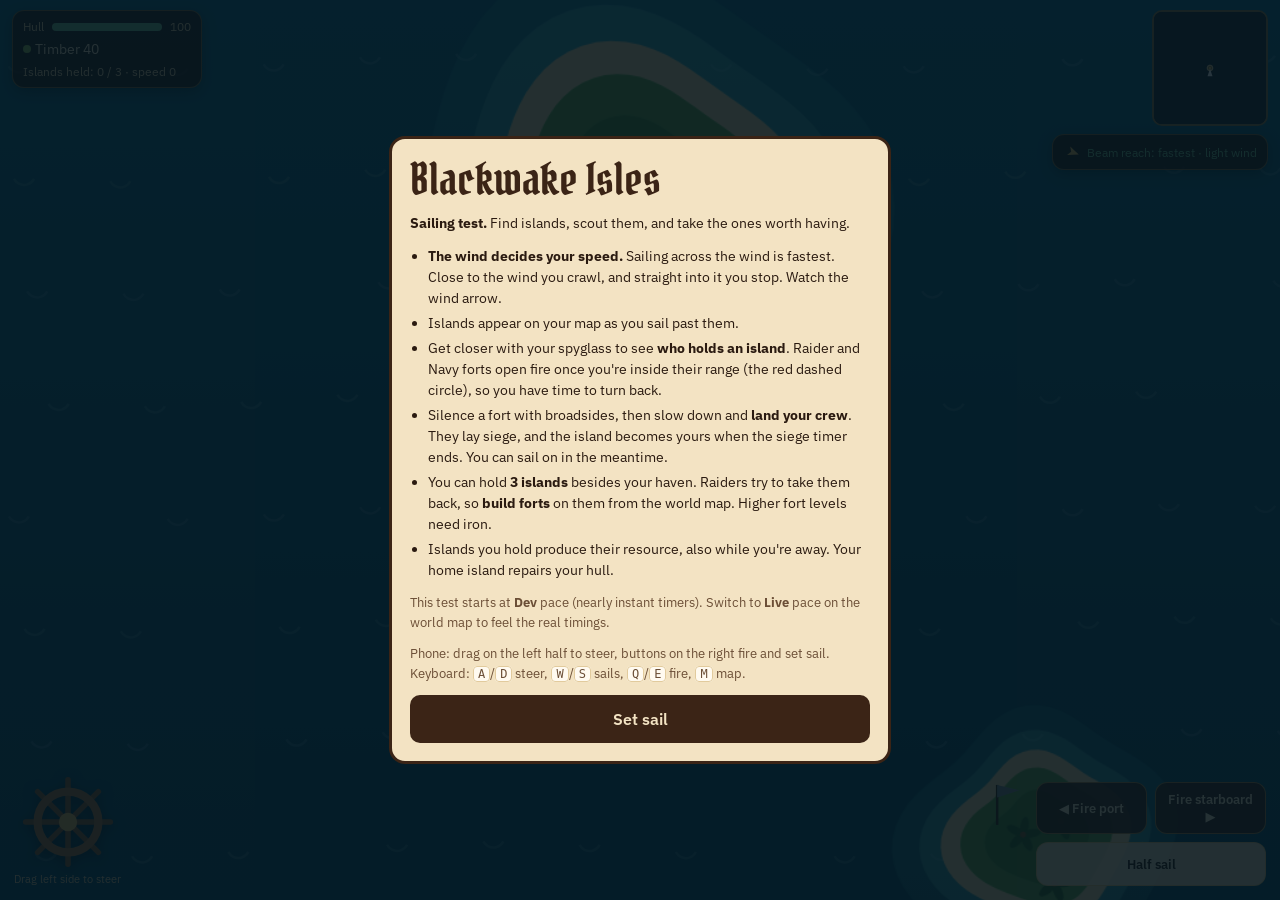
<file: prototypes/sailing/index.html>
<!doctype html>
<html lang="en">
<head>
<meta charset="utf-8">
<meta name="viewport" content="width=device-width, initial-scale=1, viewport-fit=cover">
</head>
<body>
<title>Blackwake Sailing Test</title>
<meta name="claude:viewport-fit-sides" content="cover">
<link rel="preconnect" href="https://fonts.googleapis.com">
<link rel="preconnect" href="https://fonts.gstatic.com" crossorigin>
<link rel="stylesheet" href="https://fonts.googleapis.com/css2?family=Pirata+One&family=IBM+Plex+Sans:wght@400;600&display=swap">
<style>
  /* Layout: full-screen sea (canvas) with a thin wooden HUD on top, steering on the
     left thumb, cannons and sails on the right thumb. One deliberate night-sea look. */
  :root {
    --sea: #0b5d7a;
    --deep: #06344a;
    --wood: #3b2416;
    --wood-2: #5c3a22;
    --parch: #f3e3c3;
    --parch-2: #e2cb9d;
    --ink: #2a1a10;
    --gold: #e7b65c;
    --raiders: #e0503f;
    --navy: #4a8ae8;
    --free: #f3e3c3;
    --ok: #74c792;
    --font-display: "Pirata One", Georgia, serif;
    --font-body: "IBM Plex Sans", system-ui, -apple-system, "Segoe UI", sans-serif;
    color-scheme: dark;
  }
  html, body { height: 100%; }
  body {
    margin: 0; overflow: hidden; background: var(--deep); color: var(--parch);
    font-family: var(--font-body); font-size: 14px;
    -webkit-user-select: none; user-select: none; touch-action: none;
    -webkit-tap-highlight-color: transparent;
  }
  #sea { position: fixed; inset: 0; width: 100%; height: 100%; display: block; }
  button { font-family: var(--font-body); cursor: pointer; }
  button:focus-visible { outline: 2px solid var(--gold); outline-offset: 2px; }

  /* ---------- HUD ---------- */
  .top {
    position: fixed; left: 0; right: 0; top: 0; pointer-events: none;
    padding: calc(env(safe-area-inset-top, 0px) + 10px) max(12px, env(safe-area-inset-right, 0px)) 0 max(12px, env(safe-area-inset-left, 0px));
    display: flex; justify-content: space-between; align-items: flex-start; gap: 10px;
  }
  .panel {
    background: rgba(43, 26, 15, 0.86); border: 1px solid rgba(231, 182, 92, 0.45);
    border-radius: 12px; padding: 8px 10px; pointer-events: auto;
    box-shadow: 0 4px 14px rgba(0, 0, 0, 0.35);
  }
  .status { display: flex; flex-direction: column; gap: 6px; min-width: 0; max-width: 62vw; }
  .hull { display: flex; align-items: center; gap: 8px; font-size: 12px; color: var(--parch-2); }
  .hull-bar { width: 110px; height: 8px; border-radius: 4px; background: rgba(255,255,255,0.12); overflow: hidden; }
  .hull-bar i { display: block; height: 100%; width: 100%; background: var(--ok); transition: width 0.2s; }
  .stores { display: flex; flex-wrap: wrap; gap: 4px 10px; font-variant-numeric: tabular-nums; }
  .stores span { display: inline-flex; align-items: center; gap: 4px; }
  .stores b { width: 8px; height: 8px; border-radius: 50%; display: inline-block; }
  .side { display: flex; flex-direction: column; align-items: flex-end; gap: 8px; }
  #mini { width: 112px; height: 112px; border-radius: 10px; display: block; border: 2px solid rgba(231, 182, 92, 0.6); background: #10202a; pointer-events: auto; cursor: pointer; }
  .wind { display: flex; align-items: center; gap: 6px; font-size: 12px; color: var(--parch-2); }
  #windArrow { width: 18px; height: 18px; transition: transform 0.4s; }

  #banner {
    position: fixed; left: 50%; transform: translateX(-50%);
    top: calc(env(safe-area-inset-top, 0px) + 192px);
    max-width: min(92vw, 460px); text-align: center; pointer-events: none;
    padding: 8px 14px; border-radius: 10px; font-weight: 600; line-height: 1.35;
    background: rgba(43, 26, 15, 0.88); border: 1px solid rgba(231,182,92,0.45);
    opacity: 0; transition: opacity 0.25s;
  }
  #banner.show { opacity: 1; }
  #banner.danger { border-color: var(--raiders); color: #ffd9d3; }
  #toast {
    position: fixed; left: 50%; transform: translateX(-50%);
    top: 44%;
    font-family: var(--font-display); font-size: 28px; color: var(--gold);
    text-shadow: 0 2px 8px rgba(0,0,0,0.6); pointer-events: none; text-align: center;
    width: 92vw; opacity: 0; transition: opacity 0.3s;
  }
  #toast.show { opacity: 1; }

  /* ---------- controls ---------- */
  .controls {
    position: fixed; left: 0; right: 0; bottom: 0; pointer-events: none;
    padding: 0 max(14px, env(safe-area-inset-right, 0px)) calc(env(safe-area-inset-bottom, 0px) + 14px) max(14px, env(safe-area-inset-left, 0px));
    display: flex; justify-content: space-between; align-items: flex-end;
  }
  .helm { display: flex; flex-direction: column; align-items: center; gap: 4px; color: var(--parch-2); font-size: 11px; }
  #wheel { width: 92px; height: 92px; transition: transform 0.08s; filter: drop-shadow(0 3px 6px rgba(0,0,0,0.5)); }
  .guns { display: grid; grid-template-columns: 1fr 1fr; gap: 8px; pointer-events: auto; width: min(52vw, 230px); }
  .guns button {
    border: 1px solid rgba(231,182,92,0.6); border-radius: 12px; min-height: 52px;
    background: rgba(59, 36, 22, 0.92); color: var(--parch); font-weight: 600; font-size: 13px;
    position: relative; overflow: hidden;
  }
  .guns button .cd { position: absolute; left: 0; bottom: 0; height: 4px; background: var(--gold); width: 0; }
  .guns button:active { background: var(--wood-2); }
  #sailBtn { grid-column: 1 / -1; min-height: 44px; background: rgba(243, 227, 195, 0.92); color: var(--ink); }
  #captureBtn {
    position: fixed; left: 50%; transform: translateX(-50%);
    bottom: calc(env(safe-area-inset-bottom, 0px) + 150px);
    display: none; pointer-events: auto; border: 2px solid var(--gold); border-radius: 14px;
    background: var(--gold); color: var(--ink); font-weight: 700; font-size: 16px;
    padding: 12px 22px; min-width: 220px; position: fixed; overflow: hidden;
  }
  #captureBtn .fill { position: absolute; inset: 0 auto 0 0; background: rgba(255,255,255,0.45); width: 0; }
  #captureBtn span { position: relative; }

  /* ---------- overlays ---------- */
  .overlay {
    position: fixed; inset: 0; background: rgba(4, 20, 30, 0.86); display: none;
    align-items: center; justify-content: center; z-index: 5;
    padding: calc(env(safe-area-inset-top, 0px) + 16px) max(16px, env(safe-area-inset-right, 0px)) calc(env(safe-area-inset-bottom, 0px) + 16px) max(16px, env(safe-area-inset-left, 0px));
  }
  .overlay.show { display: flex; }
  .card {
    background: var(--parch); color: var(--ink); border: 3px solid var(--wood);
    border-radius: 16px; padding: 18px; width: min(100%, 460px); max-height: 100%; overflow-y: auto;
    display: flex; flex-direction: column; gap: 12px; user-select: text;
  }
  .card h1, .card h2 { font-family: var(--font-display); font-weight: 400; margin: 0; line-height: 1; color: var(--wood); }
  .card h1 { font-size: 44px; }
  .card h2 { font-size: 30px; }
  .card p { margin: 0; line-height: 1.5; }
  .card ul { margin: 0; padding-left: 18px; line-height: 1.5; display: flex; flex-direction: column; gap: 4px; }
  .primary { border: 0; border-radius: 10px; background: var(--wood); color: var(--parch); font-weight: 600; font-size: 16px; min-height: 48px; }
  .secondary { border: 1px solid var(--wood); border-radius: 10px; background: transparent; color: var(--wood); font-weight: 600; min-height: 42px; padding: 0 12px; }
  #mapCanvas { width: 100%; aspect-ratio: 1; display: block; border-radius: 10px; border: 2px solid var(--wood); background: #10202a; touch-action: none; }
  .legend { display: flex; flex-wrap: wrap; gap: 6px 14px; font-size: 13px; }
  .legend span { display: inline-flex; align-items: center; gap: 6px; }
  .legend i { width: 12px; height: 12px; border-radius: 3px; display: inline-block; border: 1px solid rgba(0,0,0,0.3); }
  .seedrow { display: flex; gap: 8px; }
  .seedrow input { flex: 1; min-width: 0; font: inherit; padding: 8px 10px; border-radius: 8px; border: 1px solid var(--wood); background: #fffaf0; color: var(--ink); }
  .row { display: flex; gap: 8px; flex-wrap: wrap; }
  .row > * { flex: 1; }
  .muted { color: #6b4e36; font-size: 13px; }
  .card h3 { font-family: var(--font-display); font-weight: 400; font-size: 24px; margin: 4px 0 0; color: var(--wood); }
  .paces { display: flex; gap: 8px; }
  .paces button { flex: 1; }
  .paces button[aria-pressed="true"] { background: var(--wood); color: var(--parch); }
  .isl { display: flex; gap: 10px; align-items: center; justify-content: space-between; padding: 8px 0; border-top: 1px solid var(--parch-2); }
  .isl:first-child { border-top: 0; }
  .isl div { min-width: 0; }
  .isl b { font-weight: 600; }
  .isl button { flex: none; max-width: 48%; min-height: 40px; }
  .isl button:disabled { opacity: 0.5; cursor: default; }
  #heldText { font-size: 12px; color: var(--parch-2); }
  kbd { font-family: ui-monospace, Menlo, monospace; font-size: 12px; background: #fffaf0; border: 1px solid var(--parch-2); border-radius: 4px; padding: 0 4px; }

  @media (prefers-reduced-motion: reduce) {
    #banner, #toast, .hull-bar i, #windArrow { transition: none; }
  }
</style>

<canvas id="sea" aria-label="The sea around your ship"></canvas>

<div class="top">
  <div class="panel status" aria-live="polite">
    <div class="hull">Hull <span class="hull-bar"><i id="hullFill"></i></span> <span id="hullText">100</span></div>
    <div class="stores" id="stores"></div>
    <div id="heldText"></div>
  </div>
  <div class="side">
    <canvas id="mini" width="224" height="224" aria-label="Minimap. Tap to open the world map." role="button" tabindex="0"></canvas>
    <div class="panel wind">
      <svg id="windArrow" viewBox="0 0 20 20" aria-hidden="true"><path d="M10 2 L15 14 L10 11 L5 14 Z" fill="#e7b65c"/></svg>
      <span id="windText">Wind</span>
    </div>
  </div>
</div>

<div id="banner" role="status"></div>
<div id="toast" aria-live="assertive"></div>

<button id="captureBtn" type="button"><span class="fill"></span><span id="captureText">Capture</span></button>

<div class="controls">
  <div class="helm">
    <svg id="wheel" viewBox="0 0 100 100" aria-hidden="true">
      <g stroke="#8a5a32" stroke-width="6" stroke-linecap="round">
        <line x1="50" y1="4" x2="50" y2="96"/><line x1="4" y1="50" x2="96" y2="50"/>
        <line x1="17" y1="17" x2="83" y2="83"/><line x1="83" y1="17" x2="17" y2="83"/>
      </g>
      <circle cx="50" cy="50" r="33" fill="none" stroke="#a8743f" stroke-width="9"/>
      <circle cx="50" cy="50" r="10" fill="#e7b65c"/>
    </svg>
    <span>Drag left side to steer</span>
  </div>
  <div class="guns">
    <button id="firePort" type="button">◀ Fire port<span class="cd"></span></button>
    <button id="fireStar" type="button">Fire starboard ▶<span class="cd"></span></button>
    <button id="sailBtn" type="button">Half sail</button>
  </div>
</div>

<div class="overlay show" id="intro">
  <div class="card">
    <h1>Blackwake Isles</h1>
    <p><b>Sailing test.</b> Find islands, scout them, and take the ones worth having.</p>
    <ul>
      <li><b>The wind decides your speed.</b> Sailing across the wind is fastest. Close to the wind you crawl, and straight into it you stop. Watch the wind arrow.</li>
      <li>Islands appear on your map as you sail past them.</li>
      <li>Get closer with your spyglass to see <b>who holds an island</b>. Raider and Navy forts open fire once you're inside their range (the red dashed circle), so you have time to turn back.</li>
      <li>Silence a fort with broadsides, then slow down and <b>land your crew</b>. They lay siege, and the island becomes yours when the siege timer ends. You can sail on in the meantime.</li>
      <li>You can hold <b>3 islands</b> besides your haven. Raiders try to take them back, so <b>build forts</b> on them from the world map. Higher fort levels need iron.</li>
      <li>Islands you hold produce their resource, also while you're away. Your home island repairs your hull.</li>
    </ul>
    <p class="muted">This test starts at <b>Dev</b> pace (nearly instant timers). Switch to <b>Live</b> pace on the world map to feel the real timings.</p>
    <p class="muted">Phone: drag on the left half to steer, buttons on the right fire and set sail. Keyboard: <kbd>A</kbd>/<kbd>D</kbd> steer, <kbd>W</kbd>/<kbd>S</kbd> sails, <kbd>Q</kbd>/<kbd>E</kbd> fire, <kbd>M</kbd> map.</p>
    <button class="primary" id="startBtn" type="button">Set sail</button>
  </div>
</div>

<div class="overlay" id="mapOverlay">
  <div class="card">
    <div class="row" style="align-items:center">
      <h2 style="flex:3">World map</h2>
      <button class="secondary" id="closeMap" type="button" style="flex:1">Close</button>
    </div>
    <canvas id="mapCanvas" width="720" height="720" aria-label="World map. Tap to set a course."></canvas>
    <p class="muted">Tap the map to set a course. An arrow then points the way.</p>
    <div class="legend">
      <span><i style="background:#e7b65c"></i>Yours</span>
      <span><i style="background:#f3e3c3"></i>Unclaimed</span>
      <span><i style="background:#e0503f"></i>Black Tide Raiders</span>
      <span><i style="background:#4a8ae8"></i>Crown Navy</span>
      <span><i style="background:#7b8a90"></i>Not scouted yet</span>
    </div>
    <p id="mapStats" class="muted"></p>
    <h3>Your islands</h3>
    <div id="myIslands"></div>
    <h3>World pace</h3>
    <div class="paces">
      <button class="secondary" type="button" data-pace="dev" aria-pressed="true">Dev (nearly instant)</button>
      <button class="secondary" type="button" data-pace="live" aria-pressed="false">Live</button>
    </div>
    <p class="muted" id="paceNote"></p>
    <label class="muted" for="seedInput">World seed: the same seed always makes the same world.</label>
    <div class="seedrow">
      <input id="seedInput" type="text" maxlength="32" autocomplete="off" spellcheck="false">
      <button class="secondary" id="newWorld" type="button">Sail there</button>
    </div>
    <button class="secondary" id="resetWorld" type="button">Start this world over</button>
  </div>
</div>

<script>
(() => {
  'use strict';

  const TAU = Math.PI * 2;
  const $ = (s) => document.querySelector(s);
  const clamp = (v, a, b) => Math.max(a, Math.min(b, v));
  const dist = (ax, ay, bx, by) => Math.hypot(ax - bx, ay - by);
  const angDiff = (a, b) => Math.atan2(Math.sin(a - b), Math.cos(a - b));

  const storage = {
    get(k) { try { return localStorage.getItem(k); } catch (e) { return null; } },
    set(k, v) { try { localStorage.setItem(k, v); } catch (e) { /* storage unavailable */ } },
    remove(k) { try { localStorage.removeItem(k); } catch (e) { /* ignore */ } },
  };

  // =================================================================
  // Seeded randomness: the same seed text always gives the same world.
  // =================================================================

  function hashString(s) {
    let h = 1779033703 ^ s.length;
    for (let i = 0; i < s.length; i++) {
      h = Math.imul(h ^ s.charCodeAt(i), 3432918353);
      h = (h << 13) | (h >>> 19);
    }
    h = Math.imul(h ^ (h >>> 16), 2246822507);
    h = Math.imul(h ^ (h >>> 13), 3266489909);
    return (h ^= h >>> 16) >>> 0;
  }

  function mulberry32(a) {
    return function () {
      a |= 0; a = (a + 0x6d2b79f5) | 0;
      let t = Math.imul(a ^ (a >>> 15), 1 | a);
      t = (t + Math.imul(t ^ (t >>> 7), 61 | t)) ^ t;
      return ((t ^ (t >>> 14)) >>> 0) / 4294967296;
    };
  }

  // =================================================================
  // World generation
  // =================================================================

  const WORLD = 4200;           // world is WORLD × WORLD units
  const CELL = 150;             // fog-of-war cell size
  const COLS = Math.ceil(WORLD / CELL);
  const SIGHT = 760;            // islands become visible (silhouette)
  const SPYGLASS = 560;         // + island radius: owner becomes known
  const RESOURCES = {
    timber: { label: 'Timber', color: '#8fbf5a' },
    rum: { label: 'Rum', color: '#d0913f' },
    spice: { label: 'Spice', color: '#e06a43' },
    iron: { label: 'Iron', color: '#a9b4bd' },
    silk: { label: 'Silk', color: '#d8a8e6' },
  };
  const OWNERS = {
    you: { name: 'You', color: '#e7b65c' },
    free: { name: 'Unclaimed', color: '#f3e3c3' },
    raiders: { name: 'Black Tide Raiders', color: '#e0503f' },
    navy: { name: 'Crown Navy', color: '#4a8ae8' },
  };
  const hostile = (o) => o === 'raiders' || o === 'navy';
  const fortRange = (isl) => 240 + isl.strength * 30;

  const NAME_A = ['Skull', 'Rum', 'Gull', 'Shark', 'Coral', 'Bone', 'Mist', 'Storm', 'Parrot', 'Cutlass',
    'Kraken', 'Salt', 'Amber', 'Ghost', 'Widow', 'Lantern', 'Hangman', 'Tortuga', 'Doubloon', 'Siren', 'Driftwood', 'Cannon'];
  const NAME_B = ['Cay', 'Key', 'Reef', 'Isle', 'Rock', 'Atoll', 'Point', 'Shoals', 'Island', 'Bluff'];

  function generateWorld(seed) {
    const rnd = mulberry32(hashString(seed));
    const pick = (arr) => arr[Math.floor(rnd() * arr.length)];
    const used = new Set();
    const islands = [];

    function islandName() {
      for (let i = 0; i < 60; i++) {
        const n = pick(NAME_A) + ' ' + pick(NAME_B);
        if (!used.has(n)) { used.add(n); return n; }
      }
      return 'Nameless Isle ' + islands.length;
    }

    function make(x, y, r, owner, res, strength, home) {
      const harmonics = [];
      for (let k = 2; k <= 5; k++) harmonics.push({ k, a: (rnd() * 0.17) / (k * 0.5), p: rnd() * TAU });
      const fa = rnd() * TAU;
      const palms = [];
      const n = Math.round(r / 16);
      for (let i = 0; i < n; i++) {
        const a = rnd() * TAU, d = Math.sqrt(rnd()) * r * 0.58;
        palms.push({ x: Math.cos(a) * d, y: Math.sin(a) * d, s: 0.7 + rnd() * 0.6 });
      }
      const maxHp = strength * 70;
      return {
        id: islands.length, name: home ? 'Blackwake Haven' : islandName(),
        x, y, r, shape: harmonics, owner, res, strength, home: !!home,
        fort: { x: x + Math.cos(fa) * r * 0.5, y: y + Math.sin(fa) * r * 0.5, maxHp, hp: maxHp, reload: 1 },
        palms, seen: !!home, scouted: !!home,
      };
    }

    islands.push(make(WORLD / 2, WORLD / 2, 125, 'you', 'timber', 0, true));
    let tries = 0;
    while (islands.length < 34 && tries < 6000) {
      tries++;
      const r = 55 + rnd() * 95;
      const x = 280 + rnd() * (WORLD - 560);
      const y = 280 + rnd() * (WORLD - 560);
      if (!islands.every((o) => dist(o.x, o.y, x, y) > o.r + r + 300)) continue;
      const d = dist(x, y, WORLD / 2, WORLD / 2);
      const roll = rnd();
      // Safer waters near home: mostly unclaimed islands and weak raiders.
      let owner;
      if (d < 1100) owner = roll < 0.7 ? 'free' : 'raiders';
      else owner = roll < 0.25 ? 'free' : roll < 0.75 ? 'raiders' : 'navy';
      const strength = owner === 'raiders' ? 1 + (rnd() < 0.4 ? 1 : 0)
        : owner === 'navy' ? 2 + (rnd() < 0.5 ? 1 : 0) : 0;
      const rr = rnd();
      const res = rr < 0.3 ? 'timber' : rr < 0.48 ? 'rum' : rr < 0.66 ? 'spice' : rr < 0.84 ? 'iron' : 'silk';
      islands.push(make(x, y, r, owner, res, strength, false));
    }
    return { seed, islands, windBase: rnd() * TAU };
  }

  function radiusAt(isl, th) {
    let m = 1;
    for (const h of isl.shape) m += h.a * Math.sin(h.k * th + h.p);
    return isl.r * m;
  }

  // Pre-render each island once (shallows, sand, jungle, palms).
  function renderIsland(isl) {
    const pad = isl.r * 1.6 + 10;
    const size = Math.ceil(pad * 2);
    const c = document.createElement('canvas');
    c.width = size; c.height = size;
    const g = c.getContext('2d');
    const path = (scale) => {
      g.beginPath();
      for (let i = 0; i <= 72; i++) {
        const th = (i / 72) * TAU;
        const rr = radiusAt(isl, th) * scale;
        const px = pad + Math.cos(th) * rr, py = pad + Math.sin(th) * rr;
        i ? g.lineTo(px, py) : g.moveTo(px, py);
      }
      g.closePath();
    };
    g.fillStyle = 'rgba(64, 196, 196, 0.22)'; path(1.5); g.fill();
    g.fillStyle = 'rgba(110, 222, 210, 0.35)'; path(1.22); g.fill();
    g.fillStyle = '#ead6a4'; path(1.0); g.fill();
    g.fillStyle = '#61a64c'; path(0.8); g.fill();
    g.fillStyle = '#4b8d3c'; path(0.55); g.fill();
    for (const p of isl.palms) {
      const x = pad + p.x, y = pad + p.y;
      g.fillStyle = '#2f6b2c';
      for (let k = 0; k < 5; k++) {
        const a = (k / 5) * TAU + p.s;
        g.beginPath();
        g.ellipse(x + Math.cos(a) * 6 * p.s, y + Math.sin(a) * 6 * p.s, 7 * p.s, 3 * p.s, a, 0, TAU);
        g.fill();
      }
      g.fillStyle = '#7a5a2e';
      g.beginPath(); g.arc(x, y, 2.2 * p.s, 0, TAU); g.fill();
    }
    isl.img = c; isl.pad = pad;
  }

  // =================================================================
  // Game state
  // =================================================================

  const canvas = $('#sea');
  const ctx = canvas.getContext('2d');
  const mini = $('#mini');
  const mctx = mini.getContext('2d');
  const mapCanvas = $('#mapCanvas');
  const mapCtx = mapCanvas.getContext('2d');

  let world, ship, explored, stores, waypoint;
  let balls = [], parts = [];
  let t = 0, shake = 0, running = false, mapOpen = false;
  const SEED_KEY = 'bw-sail-seed';
  const saveKey = () => 'bw-sail-v1:' + world.seed;

  const SHIP_MAX = 48;       // units per second: full sail, best point of sail, steady wind
  const HOLD_LIMIT = 3;      // islands you can hold besides your haven

  // How fast time-based things happen in a world. "dev" is for testing.
  // All timers use real time (Date.now), so they keep running while you are away.
  const PACES = {
    dev: {
      label: 'Dev', speed: 3, capture: 5, fortPerLevel: 3, produceEvery: 2.5,
      raidEvery: 60, fortRebuild: 45, regen: 4,
      note: 'Dev pace: sieges take 5 seconds, forts build in seconds, raiders strike every minute, and your ship sails 3× faster.',
    },
    live: {
      label: 'Live', speed: 1, capture: 30 * 60, fortPerLevel: 20 * 60, produceEvery: 120,
      raidEvery: 3 * 3600, fortRebuild: 2 * 3600, regen: 0.4,
      note: 'Live pace: a siege takes 30 minutes, each fort level 20 minutes more than the last, raiders try every 3 hours, and silenced forts rebuild after 2 hours.',
    },
  };
  let paceId = 'dev';
  const pace = () => PACES[paceId];
  let lastRaid = Date.now();
  const fortCost = (level) => ({ timber: 60 * level, iron: level > 1 ? 25 * (level - 1) : 0 });
  const MAX_FORT = 5;

  function fmtTime(sec) {
    sec = Math.max(0, Math.ceil(sec));
    if (sec < 60) return `${sec}s`;
    if (sec < 3600) return `${Math.floor(sec / 60)}m ${String(sec % 60).padStart(2, '0')}s`;
    return `${Math.floor(sec / 3600)}h ${String(Math.floor((sec % 3600) / 60)).padStart(2, '0')}m`;
  }
  const BALL_SPEED = 440;
  const CANNON_RANGE = 340;
  const RELOAD = 2.2;

  function newShip() {
    const home = world.islands[0];
    return {
      x: home.x, y: home.y + home.r + 70, angle: -Math.PI / 2, speed: 0,
      sail: 0.5, rudder: 0, hull: 100, reload: { '-1': 0, '1': 0 },
    };
  }

  function startWorld(seed) {
    world = generateWorld(seed);
    world.islands.forEach(renderIsland);
    ship = newShip();
    explored = new Uint8Array(COLS * COLS);
    stores = { timber: 40, rum: 0, spice: 0, iron: 0, silk: 0 };
    waypoint = null;
    balls = []; parts = [];
    paceId = 'dev'; lastRaid = Date.now();
    for (const isl of world.islands) { isl.siegeEndsAt = null; isl.defLevel = 0; isl.defEndsAt = null; isl.silencedAt = null; }
    load();
    updatePaceButtons();
    storage.set(SEED_KEY, seed);
    $('#seedInput').value = seed;
    updateSailButton();
  }

  // ---- save / load (per world seed) ----
  function save() {
    if (!world) return;
    storage.set(saveKey(), JSON.stringify({
      savedAt: Date.now(),
      islands: world.islands.map((i) => [i.owner, Math.round(i.fort.hp), i.seen ? 1 : 0, i.scouted ? 1 : 0,
        i.siegeEndsAt, i.defLevel, i.defEndsAt, i.silencedAt, i.strength]),
      pace: paceId,
      lastRaid,
      explored: Array.from(explored).join(''),
      stores,
      ship: { x: ship.x, y: ship.y, angle: ship.angle, hull: ship.hull, sail: ship.sail },
      waypoint,
    }));
  }

  function load() {
    const raw = storage.get(saveKey());
    if (!raw) return false;
    try {
      const s = JSON.parse(raw);
      s.islands.forEach((v, i) => {
        const isl = world.islands[i];
        if (!isl) return;
        isl.owner = v[0]; isl.fort.hp = v[1]; isl.seen = !!v[2]; isl.scouted = !!v[3];
        isl.siegeEndsAt = v[4] || null; isl.defLevel = v[5] || 0; isl.defEndsAt = v[6] || null; isl.silencedAt = v[7] || null;
        if (v[8] != null && v[8] !== isl.strength) { isl.strength = v[8]; isl.fort.maxHp = v[8] * 70; }
      });
      for (let i = 0; i < explored.length && i < s.explored.length; i++) explored[i] = s.explored.charCodeAt(i) === 49 ? 1 : 0;
      Object.assign(stores, s.stores);
      Object.assign(ship, s.ship);
      waypoint = s.waypoint || null;
      paceId = PACES[s.pace] ? s.pace : 'dev';
      lastRaid = s.lastRaid || Date.now();
      // Offline: sieges, fort building, raids and production all continued (up to 8 hours).
      const notes = processTime(true);
      const away = clamp((Date.now() - s.savedAt) / 1000, 0, 8 * 3600);
      const earned = produce(away);
      if (earned > 0) notes.unshift(`+${earned} goods from your islands`);
      if (notes.length) setTimeout(() => { toast('While you were away'); banner(notes.slice(0, 3).join(' · '), notes.some((n) => n.includes('retook')), 8); }, 600);
      return true;
    } catch (e) { return false; }
  }

  // Islands you hold produce 1 unit each per pace().produceEvery seconds.
  let produceAcc = 0;
  function produce(seconds) {
    produceAcc += seconds;
    const every = pace().produceEvery;
    const ticks = Math.floor(produceAcc / every);
    if (ticks <= 0) return 0;
    produceAcc -= ticks * every;
    let total = 0;
    for (const isl of world.islands) {
      if (isl.owner !== 'you') continue;
      stores[isl.res] += ticks; total += ticks;
    }
    return total;
  }

  // =================================================================
  // Input
  // =================================================================

  const keys = {};
  let touchSteer = null; // { id, x0 }

  window.addEventListener('keydown', (e) => {
    if (e.target.tagName === 'INPUT') return;
    keys[e.key.toLowerCase()] = true;
    const k = e.key.toLowerCase();
    if (k === 'w' || k === 'arrowup') setSail(ship.sail + 0.5);
    if (k === 's' || k === 'arrowdown') setSail(ship.sail - 0.5);
    if (k === 'q') fire(-1);
    if (k === 'e') fire(1);
    if (k === 'm') mapOpen ? closeMap() : openMap();
    if (k === 'c') tryStartCapture();
  });
  window.addEventListener('keyup', (e) => { keys[e.key.toLowerCase()] = false; });

  canvas.addEventListener('pointerdown', (e) => {
    if (e.clientX < window.innerWidth * 0.5 && !touchSteer) {
      touchSteer = { id: e.pointerId, x0: e.clientX };
      canvas.setPointerCapture(e.pointerId);
    }
  });
  canvas.addEventListener('pointermove', (e) => {
    if (touchSteer && e.pointerId === touchSteer.id) ship.rudder = clamp((e.clientX - touchSteer.x0) / 70, -1, 1);
  });
  const endSteer = (e) => { if (touchSteer && e.pointerId === touchSteer.id) { touchSteer = null; ship.rudder = 0; } };
  canvas.addEventListener('pointerup', endSteer);
  canvas.addEventListener('pointercancel', endSteer);

  $('#firePort').addEventListener('click', () => fire(-1));
  $('#fireStar').addEventListener('click', () => fire(1));
  $('#sailBtn').addEventListener('click', () => setSail(ship.sail >= 1 ? 0 : ship.sail + 0.5));
  mini.addEventListener('click', openMap);
  mini.addEventListener('keydown', (e) => { if (e.key === 'Enter' || e.key === ' ') openMap(); });

  function setSail(v) { ship.sail = clamp(v, 0, 1); updateSailButton(); }
  function updateSailButton() {
    $('#sailBtn').textContent = ship.sail === 0 ? 'Anchored · tap to sail' : ship.sail === 0.5 ? 'Half sail' : 'Full sail';
  }

  // =================================================================
  // Combat
  // =================================================================

  function fire(side) {
    if (!running || ship.reload[side] > 0) return;
    ship.reload[side] = RELOAD;
    const a = ship.angle + side * Math.PI / 2;
    const vx = Math.cos(ship.angle) * ship.speed, vy = Math.sin(ship.angle) * ship.speed;
    for (const off of [-14, 0, 14]) {
      const sx = ship.x + Math.cos(ship.angle) * off + Math.cos(a) * 10;
      const sy = ship.y + Math.sin(ship.angle) * off + Math.sin(a) * 10;
      balls.push({ x: sx, y: sy, vx: Math.cos(a) * BALL_SPEED + vx * 0.5, vy: Math.sin(a) * BALL_SPEED + vy * 0.5,
        life: CANNON_RANGE / BALL_SPEED, from: 'ship' });
      puff(sx, sy, '#d9d4c7', 5);
    }
  }

  function fortFire(isl) {
    const f = isl.fort;
    const speed = 360;
    const d = dist(f.x, f.y, ship.x, ship.y);
    const tt = d / speed;
    const tx = ship.x + Math.cos(ship.angle) * ship.speed * tt;
    const ty = ship.y + Math.sin(ship.angle) * ship.speed * tt;
    const base = Math.atan2(ty - f.y, tx - f.x);
    const shots = isl.strength >= 3 ? [-0.06, 0.06] : [0];
    for (const s of shots) {
      const a = base + s + (Math.random() - 0.5) * 0.08;
      balls.push({ x: f.x, y: f.y, vx: Math.cos(a) * speed, vy: Math.sin(a) * speed,
        life: fortRange(isl) / speed + 0.25, from: 'fort' });
    }
    puff(f.x, f.y, '#cfc8b8', 6);
  }

  function puff(x, y, color, n) {
    for (let i = 0; i < n; i++) {
      const a = Math.random() * TAU, s = 20 + Math.random() * 40;
      parts.push({ x, y, vx: Math.cos(a) * s, vy: Math.sin(a) * s, life: 0.6 + Math.random() * 0.4, max: 1, r: 4 + Math.random() * 4, color, kind: 'puff' });
    }
  }
  function splash(x, y) { parts.push({ x, y, life: 0.6, max: 0.6, r: 4, kind: 'ring', color: '#e8fbff' }); }
  function boom(x, y) {
    for (let i = 0; i < 10; i++) {
      const a = Math.random() * TAU, s = 40 + Math.random() * 70;
      parts.push({ x, y, vx: Math.cos(a) * s, vy: Math.sin(a) * s, life: 0.5, max: 0.5, r: 3 + Math.random() * 3, color: i % 2 ? '#ffb347' : '#ff6a3d', kind: 'puff' });
    }
  }

  // =================================================================
  // Capture
  // =================================================================

  const captureBtn = $('#captureBtn');
  const heldCount = () => world.islands.filter((i) => !i.home && (i.owner === 'you' || i.siegeEndsAt)).length;

  function capturable() {
    let best = null;
    for (const isl of world.islands) {
      if (isl.owner === 'you' || isl.siegeEndsAt) continue;
      const open = isl.owner === 'free' || isl.fort.hp <= 0;
      if (!open || !isl.scouted) continue;
      if (dist(ship.x, ship.y, isl.x, isl.y) < isl.r + 170) best = isl;
    }
    return best;
  }

  // Landing the crew starts a siege. The island is yours when the timer ends,
  // even if your ship sails away (or you close the game).
  function tryStartCapture() {
    const isl = capturable();
    if (!isl) return;
    if (heldCount() >= HOLD_LIMIT) {
      banner(`You can hold ${HOLD_LIMIT} islands besides your haven. A bigger Captain's Quarters will raise this later.`, true, 4);
      return;
    }
    if (ship.speed > 12 * pace().speed) { banner(`Slow down to land your crew on ${isl.name}.`, false, 2); return; }
    isl.siegeEndsAt = Date.now() + pace().capture * 1000;
    toast(`Crew landed on ${isl.name}`);
    banner(`Your crew lays siege to ${isl.name}. It's yours in ${fmtTime(pace().capture)}. You can sail on; they'll hold it.`, false, 6);
    save();
  }

  // Everything that runs on the real clock: sieges, fort building, forts
  // rebuilding, and raids. Returns messages (used for "while you were away").
  function processTime(quiet) {
    const now = Date.now();
    const notes = [];
    const say = (text, bad) => { notes.push(text); if (!quiet) banner(text, bad, 6); };
    for (const isl of world.islands) {
      if (isl.siegeEndsAt && now >= isl.siegeEndsAt) {
        isl.siegeEndsAt = null; isl.owner = 'you'; isl.defLevel = 0; isl.defEndsAt = null; isl.silencedAt = null;
        if (!quiet) toast(`${isl.name} is yours!`);
        say(`${isl.name} is yours. Build a fort there before raiders come back.`);
      }
      if (isl.defEndsAt && now >= isl.defEndsAt) {
        isl.defEndsAt = null; isl.defLevel += 1;
        say(`The fort on ${isl.name} reached level ${isl.defLevel}.`);
      }
      if (hostile(isl.owner) && isl.fort.hp <= 0 && !isl.siegeEndsAt && isl.silencedAt &&
          now - isl.silencedAt > pace().fortRebuild * 1000) {
        isl.fort.hp = isl.fort.maxHp; isl.silencedAt = null;
      }
    }
    let n = 0;
    while (now - lastRaid >= pace().raidEvery * 1000 && n < 12) {
      lastRaid += pace().raidEvery * 1000; n++;
      const r = raid(); if (r) say(r.text, r.bad);
    }
    if (n >= 12) lastRaid = now;
    return notes;
  }

  // Raiders pick one of your islands. A fort at least as strong as the attack holds.
  function raid() {
    const home = world.islands[0];
    const mine = world.islands.filter((i) => i.owner === 'you' && !i.home);
    if (!mine.length) return null;
    const isl = mine[Math.floor(Math.random() * mine.length)];
    const far = dist(isl.x, isl.y, home.x, home.y) > 1700 ? 1 : 0;
    const attack = 1 + Math.floor(Math.random() * 2) + far;
    if (isl.defLevel >= attack) {
      return { text: `Raiders (strength ${attack}) attacked ${isl.name}. Your level ${isl.defLevel} fort drove them off.`, bad: false };
    }
    const lvl = isl.defLevel;
    isl.owner = 'raiders'; isl.strength = attack;
    isl.fort.maxHp = attack * 70; isl.fort.hp = isl.fort.maxHp;
    isl.defLevel = 0; isl.defEndsAt = null;
    return { text: `Raiders retook ${isl.name}! Strength ${attack} against your level ${lvl} fort.`, bad: true };
  }

  function upgradeFort(isl) {
    if (isl.owner !== 'you' || isl.defEndsAt || isl.defLevel >= MAX_FORT) return;
    const lvl = isl.defLevel + 1;
    const cost = fortCost(lvl);
    if (stores.timber < cost.timber || stores.iron < cost.iron) {
      banner(`A level ${lvl} fort needs ${cost.timber} timber${cost.iron ? ` and ${cost.iron} iron` : ''}.`, true, 3);
      return;
    }
    stores.timber -= cost.timber; stores.iron -= cost.iron;
    isl.defEndsAt = Date.now() + pace().fortPerLevel * lvl * 1000;
    save(); renderMyIslands();
  }
  captureBtn.addEventListener('click', tryStartCapture);

  // =================================================================
  // Simulation
  // =================================================================

  // Wind slowly turns and changes strength. windTo = the direction it blows toward.
  function wind() {
    const tt = Date.now() / 1000;
    return {
      to: world.windBase + Math.sin(tt * 0.004) * 1.3 + Math.sin(tt * 0.0011 + 2) * 0.9,
      strength: 0.8 + 0.3 * Math.sin(tt * 0.017 + 1),
    };
  }

  // Sailing "polar": speed factor by angle away from dead downwind (degrees).
  // Fastest across the wind, slow close to it, almost nothing straight into it.
  const POLAR = [[0, 0.62], [45, 0.85], [90, 1.0], [115, 0.85], [130, 0.5], [142, 0.12], [180, 0.04]];
  function polar(offDeg) {
    for (let i = 1; i < POLAR.length; i++) {
      const [a0, v0] = POLAR[i - 1], [a1, v1] = POLAR[i];
      if (offDeg <= a1) return v0 + ((offDeg - a0) / (a1 - a0)) * (v1 - v0);
    }
    return POLAR[POLAR.length - 1][1];
  }
  function pointOfSail(offDeg) {
    if (offDeg < 35) return 'Running with the wind';
    if (offDeg < 75) return 'Broad reach';
    if (offDeg < 112) return 'Beam reach: fastest';
    if (offDeg < 138) return 'Close hauled: slow';
    return 'In irons! Turn away from the wind';
  }
  const shipOff = () => Math.abs(angDiff(ship.angle, wind().to)) * 180 / Math.PI;

  // Wind streaks drift across the sea so you can see the wind.
  let streaks = [];

  function update(dt) {
    t += dt;

    // ---- steering and sailing ----
    let rudder = ship.rudder;
    if (keys['a'] || keys['arrowleft']) rudder = -1;
    if (keys['d'] || keys['arrowright']) rudder = 1;
    const w = wind();
    const maxSpeed = SHIP_MAX * pace().speed;
    const target = ship.sail * maxSpeed * polar(shipOff()) * w.strength;
    // Heavy ship: picks up speed slowly, loses it a bit faster.
    ship.speed += (target - ship.speed) * Math.min(1, dt * (target > ship.speed ? 0.25 : 0.45));
    ship.angle += rudder * dt * (0.3 + 0.5 * Math.min(1, ship.speed / maxSpeed) + (ship.speed < 3 ? 0.15 : 0));

    // wind streaks around the camera
    if (streaks.length < 45) for (let i = streaks.length; i < 45; i++) streaks.push({ x: ship.x + (Math.random() - 0.5) * 1400, y: ship.y + (Math.random() - 0.5) * 1800, a: Math.random() });
    for (const s of streaks) {
      s.x += Math.cos(w.to) * 90 * w.strength * dt; s.y += Math.sin(w.to) * 90 * w.strength * dt;
      if (Math.abs(s.x - ship.x) > 760 || Math.abs(s.y - ship.y) > 960) { s.x = ship.x + (Math.random() - 0.5) * 1400; s.y = ship.y + (Math.random() - 0.5) * 1800; }
    }
    ship.x += Math.cos(ship.angle) * ship.speed * dt;
    ship.y += Math.sin(ship.angle) * ship.speed * dt;
    ship.x = clamp(ship.x, 40, WORLD - 40);
    ship.y = clamp(ship.y, 40, WORLD - 40);
    ship.reload['-1'] = Math.max(0, ship.reload['-1'] - dt);
    ship.reload['1'] = Math.max(0, ship.reload['1'] - dt);

    // run aground: push out of the island
    for (const isl of world.islands) {
      const d = dist(ship.x, ship.y, isl.x, isl.y);
      if (d > isl.r * 1.4) continue;
      const th = Math.atan2(ship.y - isl.y, ship.x - isl.x);
      const edge = radiusAt(isl, th) + 12;
      if (d < edge) {
        ship.x = isl.x + Math.cos(th) * edge;
        ship.y = isl.y + Math.sin(th) * edge;
        ship.speed *= 0.4;
      }
    }

    // wake
    if (ship.speed > 20 && Math.random() < dt * 30) {
      parts.push({ x: ship.x - Math.cos(ship.angle) * 22, y: ship.y - Math.sin(ship.angle) * 22, vx: 0, vy: 0,
        life: 1.4, max: 1.4, r: 3, color: 'rgba(230,250,255,0.6)', kind: 'wake' });
    }

    // ---- exploring ----
    const cx = Math.floor(ship.x / CELL), cy = Math.floor(ship.y / CELL);
    const rc = Math.ceil(SIGHT / CELL);
    for (let y = cy - rc; y <= cy + rc; y++) for (let x = cx - rc; x <= cx + rc; x++) {
      if (x < 0 || y < 0 || x >= COLS || y >= COLS) continue;
      if (dist((x + 0.5) * CELL, (y + 0.5) * CELL, ship.x, ship.y) < SIGHT) explored[y * COLS + x] = 1;
    }
    for (const isl of world.islands) {
      const d = dist(ship.x, ship.y, isl.x, isl.y);
      if (!isl.seen && d < SIGHT + isl.r) {
        isl.seen = true;
        banner(`Land ho! An island to the ${compass(isl)}. Sail closer to see who holds it.`, false, 4);
      }
      if (!isl.scouted && d < SPYGLASS + isl.r) {
        isl.scouted = true;
        const o = OWNERS[isl.owner];
        if (hostile(isl.owner)) {
          banner(`Spyglass: ${isl.name} is held by the ${o.name} (fort strength ${isl.strength}). Their guns reach the red circle.`, true, 6);
        } else {
          banner(`Spyglass: ${isl.name} is unclaimed. ${RESOURCES[isl.res].label} grows here. Sail in and capture it.`, false, 6);
        }
        save();
      }
    }

    // ---- forts ----
    for (const isl of world.islands) {
      if (!hostile(isl.owner) || isl.siegeEndsAt) continue;
      const f = isl.fort;
      const d = dist(f.x, f.y, ship.x, ship.y);
      if (f.hp <= 0) continue;
      if (d > 900 && f.hp < f.maxHp) f.hp = Math.min(f.maxHp, f.hp + dt * pace().regen); // repairs when you leave
      if (d < fortRange(isl)) {
        f.reload -= dt;
        if (f.reload <= 0) { f.reload = 3.1 - isl.strength * 0.5; fortFire(isl); }
      } else {
        f.reload = Math.min(f.reload, 0.8);
      }
    }

    // While inside a live hostile fort's range, keep the warning up.
    const threat = world.islands.find((i) => hostile(i.owner) && i.fort.hp > 0 && !i.siegeEndsAt &&
      dist(i.fort.x, i.fort.y, ship.x, ship.y) < fortRange(i));
    if (threat) banner(`Under fire from ${threat.name}! Turn away, or fight back with broadsides.`, true, 0.6);

    // ---- cannonballs ----
    for (const b of balls) {
      b.x += b.vx * dt; b.y += b.vy * dt; b.life -= dt;
      if (b.from === 'ship') {
        for (const isl of world.islands) {
          if (!hostile(isl.owner) || isl.fort.hp <= 0 || isl.siegeEndsAt) continue;
          if (dist(b.x, b.y, isl.fort.x, isl.fort.y) < 30) {
            b.life = 0; boom(b.x, b.y);
            isl.fort.hp = Math.max(0, isl.fort.hp - 10);
            if (isl.fort.hp <= 0) {
              isl.silencedAt = Date.now();
              toast(`${isl.name}'s fort is silenced!`);
              banner(`Slow down near ${isl.name} and land your crew before they rebuild it (${fmtTime(pace().fortRebuild)}).`, false, 6);
              puff(isl.fort.x, isl.fort.y, '#555', 18);
            }
          }
        }
      } else if (dist(b.x, b.y, ship.x, ship.y) < 22) {
        b.life = 0; boom(b.x, b.y);
        ship.hull = Math.max(0, ship.hull - 9);
        shake = 0.35;
      }
      if (b.life <= 0 && b.life > -1) { if (b.from) splash(b.x, b.y); b.life = -1; }
    }
    balls = balls.filter((b) => b.life > 0);

    // ---- particles ----
    for (const p of parts) {
      p.life -= dt;
      if (p.vx) { p.x += p.vx * dt; p.y += p.vy * dt; p.vx *= 0.94; p.vy *= 0.94; }
    }
    parts = parts.filter((p) => p.life > 0);
    shake = Math.max(0, shake - dt);

    // ---- home repairs, sinking ----
    const home = world.islands[0];
    if (dist(ship.x, ship.y, home.x, home.y) < home.r + 260 && ship.hull < 100) ship.hull = Math.min(100, ship.hull + dt * 10);
    if (ship.hull <= 0) sink();

    // ---- capture ----
    const capIsl = capturable();
    captureBtn.style.display = capIsl ? 'block' : 'none';
    if (capIsl) {
      $('#captureText').textContent = heldCount() >= HOLD_LIMIT
        ? `Holding ${HOLD_LIMIT} islands already`
        : `Land crew on ${capIsl.name} · ${fmtTime(pace().capture)}`;
    }

    produce(dt);
  }

  function sink() {
    toast('Your ship went down!');
    banner('The crew swims home. A quarter of your goods is lost at sea.', true, 5);
    for (const k in stores) stores[k] = Math.floor(stores[k] * 0.75);
    const home = world.islands[0];
    Object.assign(ship, { x: home.x, y: home.y + home.r + 70, angle: -Math.PI / 2, speed: 0, hull: 100 });
    balls = [];
    save();
  }

  function compass(isl) {
    const a = Math.atan2(isl.y - ship.y, isl.x - ship.x);
    const dirs = ['east', 'south-east', 'south', 'south-west', 'west', 'north-west', 'north', 'north-east'];
    return dirs[(Math.round(a / (TAU / 8)) + 8) % 8];
  }

  // =================================================================
  // Messages
  // =================================================================

  let bannerTimer = 0, toastTimer = 0, bannerDanger = false;
  // Danger messages are not replaced by ordinary news while they are showing.
  function banner(text, danger, seconds) {
    if (bannerDanger && bannerTimer > 0 && !danger) return;
    bannerDanger = !!danger;
    const el = $('#banner');
    if (el.textContent === text && bannerTimer > 0) { bannerTimer = Math.max(bannerTimer, seconds); return; }
    el.textContent = text; el.classList.toggle('danger', !!danger); el.classList.add('show');
    bannerTimer = seconds;
  }
  function toast(text) { const el = $('#toast'); el.textContent = text; el.classList.add('show'); toastTimer = 2.4; }

  // =================================================================
  // Rendering
  // =================================================================

  let W = 0, H = 0, DPR = 1, zoom = 1;
  function resize() {
    DPR = Math.min(window.devicePixelRatio || 1, 2);
    W = window.innerWidth; H = window.innerHeight;
    canvas.width = Math.round(W * DPR); canvas.height = Math.round(H * DPR);
    zoom = Math.min(W, H) / 720;
  }
  window.addEventListener('resize', resize);

  function drawShip(x, y, angle, scale) {
    ctx.save();
    ctx.translate(x, y); ctx.rotate(angle); ctx.scale(scale, scale);
    ctx.fillStyle = 'rgba(0,0,0,0.25)';
    ctx.beginPath(); ctx.ellipse(3, 4, 30, 11, 0, 0, TAU); ctx.fill();
    // hull
    ctx.fillStyle = '#6b4226';
    ctx.beginPath();
    ctx.moveTo(32, 0); ctx.quadraticCurveTo(14, -13, -24, -11); ctx.lineTo(-28, 0); ctx.lineTo(-24, 11); ctx.quadraticCurveTo(14, 13, 32, 0);
    ctx.fill();
    ctx.fillStyle = '#9a6a3f';
    ctx.beginPath();
    ctx.moveTo(26, 0); ctx.quadraticCurveTo(12, -9, -20, -8); ctx.lineTo(-22, 0); ctx.lineTo(-20, 8); ctx.quadraticCurveTo(12, 9, 26, 0);
    ctx.fill();
    // sails (wider when sails are up)
    // Sails flap uselessly when heading into the wind.
    const irons = ship.sail > 0 && shipOff() > 138;
    const sw = irons ? 5 + Math.sin(t * 25) * 2 : 6 + ship.sail * 14;
    ctx.fillStyle = '#f6efe0';
    for (const mx of [10, -8]) {
      ctx.beginPath(); ctx.ellipse(mx, 0, 4 + ship.sail * 3, sw, 0, 0, TAU); ctx.fill();
    }
    ctx.fillStyle = '#4a2e1a';
    ctx.beginPath(); ctx.arc(10, 0, 2.5, 0, TAU); ctx.arc(-8, 0, 2.5, 0, TAU); ctx.fill();
    // flag
    ctx.fillStyle = '#111';
    ctx.fillRect(-30, -2, -9, 6);
    ctx.restore();
  }

  function drawFort(isl) {
    const f = isl.fort;
    ctx.save(); ctx.translate(f.x, f.y);
    const ownFortUp = isl.owner === 'you' && (isl.home || isl.defLevel > 0);
    if (isl.strength > 0 || ownFortUp) {
      if ((f.hp > 0 && isl.owner !== 'you') || ownFortUp) {
        ctx.fillStyle = '#7d8388';
        ctx.fillRect(-14, -14, 28, 28);
        ctx.fillStyle = '#9aa1a6';
        for (const [dx, dy] of [[-14, -14], [8, -14], [-14, 8], [8, 8]]) ctx.fillRect(dx, dy, 6, 6);
        ctx.fillStyle = '#2b2b2b';
        ctx.beginPath(); ctx.arc(0, 0, 5, 0, TAU); ctx.fill();
      } else {
        ctx.fillStyle = '#4b4b4b';
        for (let i = 0; i < 6; i++) ctx.fillRect(-14 + (i * 7) % 24, -10 + (i * 11) % 20, 7, 5);
      }
    }
    // flag: grey until scouted, gold while your crew lays siege
    const color = isl.siegeEndsAt ? OWNERS.you.color : isl.scouted ? OWNERS[isl.owner].color : '#7b8a90';
    ctx.strokeStyle = '#3a2a1a'; ctx.lineWidth = 2;
    ctx.beginPath(); ctx.moveTo(0, -2); ctx.lineTo(0, -34); ctx.stroke();
    const wave = Math.sin(t * 4 + isl.id) * 2;
    ctx.fillStyle = color;
    ctx.beginPath(); ctx.moveTo(0, -34); ctx.lineTo(18, -30 + wave); ctx.lineTo(0, -24); ctx.fill();
    // health bar for hostile forts
    if (isl.scouted && hostile(isl.owner) && f.hp > 0 && f.hp < f.maxHp) {
      ctx.fillStyle = 'rgba(0,0,0,0.5)'; ctx.fillRect(-20, 20, 40, 5);
      ctx.fillStyle = '#e0503f'; ctx.fillRect(-20, 20, 40 * (f.hp / f.maxHp), 5);
    }
    ctx.restore();
  }

  function draw() {
    const camX = ship.x, camY = ship.y;
    const sx = (Math.random() - 0.5) * shake * 18, sy = (Math.random() - 0.5) * shake * 18;
    ctx.setTransform(DPR, 0, 0, DPR, 0, 0);

    // sea
    const grad = ctx.createLinearGradient(0, 0, 0, H);
    grad.addColorStop(0, '#0e6d8c'); grad.addColorStop(1, '#0a4e68');
    ctx.fillStyle = grad; ctx.fillRect(0, 0, W, H);

    ctx.save();
    ctx.translate(W / 2 + sx, H / 2 + sy);
    ctx.scale(zoom, zoom);
    ctx.translate(-camX, -camY);

    const vw = W / zoom / 2 + 100, vh = H / zoom / 2 + 100;

    // waves
    ctx.strokeStyle = 'rgba(200, 245, 255, 0.16)'; ctx.lineWidth = 2;
    const step = 90;
    for (let gx = Math.floor((camX - vw) / step); gx <= Math.ceil((camX + vw) / step); gx++) {
      for (let gy = Math.floor((camY - vh) / step); gy <= Math.ceil((camY + vh) / step); gy++) {
        const ox = ((gx * 37 + gy * 61) % 50) - 25;
        const x = gx * step + ox + Math.sin(t * 0.8 + gy) * 8;
        const y = gy * step + Math.cos(t * 0.6 + gx) * 6;
        ctx.beginPath(); ctx.arc(x, y, 9, Math.PI * 0.15, Math.PI * 0.85); ctx.stroke();
      }
    }

    // wind streaks
    const wd = wind();
    ctx.strokeStyle = 'rgba(255, 255, 255, 0.22)'; ctx.lineWidth = 2;
    for (const s of streaks) {
      const len = 26 + 22 * wd.strength;
      ctx.beginPath(); ctx.moveTo(s.x, s.y); ctx.lineTo(s.x - Math.cos(wd.to) * len, s.y - Math.sin(wd.to) * len); ctx.stroke();
    }

    // world edge
    ctx.strokeStyle = 'rgba(0,0,0,0.35)'; ctx.lineWidth = 30;
    ctx.strokeRect(0, 0, WORLD, WORLD);

    // islands
    for (const isl of world.islands) {
      if (Math.abs(isl.x - camX) > vw + isl.pad || Math.abs(isl.y - camY) > vh + isl.pad) continue;
      ctx.drawImage(isl.img, isl.x - isl.pad, isl.y - isl.pad);
    }

    // wake (under ships)
    for (const p of parts) {
      if (p.kind !== 'wake') continue;
      ctx.fillStyle = `rgba(230,250,255,${0.5 * (p.life / p.max)})`;
      ctx.beginPath(); ctx.arc(p.x, p.y, p.r + (1 - p.life / p.max) * 6, 0, TAU); ctx.fill();
    }

    // fort ranges and forts
    for (const isl of world.islands) {
      if (Math.abs(isl.x - camX) > vw + 400 || Math.abs(isl.y - camY) > vh + 400) continue;
      if (isl.scouted && hostile(isl.owner) && isl.fort.hp > 0) {
        ctx.save();
        ctx.setLineDash([14, 12]); ctx.lineWidth = 3;
        ctx.strokeStyle = 'rgba(224, 80, 63, 0.75)';
        ctx.beginPath(); ctx.arc(isl.fort.x, isl.fort.y, fortRange(isl), 0, TAU); ctx.stroke();
        ctx.restore();
      }
      drawFort(isl);
      // name label once seen, plus siege or fort status
      if (isl.seen) {
        ctx.font = '600 15px "IBM Plex Sans", system-ui, sans-serif';
        ctx.textAlign = 'center';
        const label = isl.scouted ? isl.name : '?';
        ctx.fillStyle = 'rgba(0,0,0,0.45)';
        ctx.fillText(label, isl.x + 1, isl.y + isl.r + 41);
        ctx.fillStyle = '#fff8e8';
        ctx.fillText(label, isl.x, isl.y + isl.r + 40);
        let sub = null;
        if (isl.siegeEndsAt) sub = `Under siege · yours in ${fmtTime((isl.siegeEndsAt - Date.now()) / 1000)}`;
        else if (isl.owner === 'you' && !isl.home) sub = isl.defEndsAt ? `Building fort level ${isl.defLevel + 1} · ${fmtTime((isl.defEndsAt - Date.now()) / 1000)}` : isl.defLevel ? `Fort level ${isl.defLevel}` : 'No fort yet';
        if (sub) {
          ctx.font = '600 13px "IBM Plex Sans", system-ui, sans-serif';
          ctx.fillStyle = isl.siegeEndsAt ? '#e7b65c' : '#cfe9ee';
          ctx.fillText(sub, isl.x, isl.y + isl.r + 60);
        }
      }
    }

    // waypoint
    if (waypoint) {
      ctx.strokeStyle = 'rgba(231,182,92,0.9)'; ctx.lineWidth = 3;
      ctx.beginPath(); ctx.arc(waypoint.x, waypoint.y, 26 + Math.sin(t * 3) * 4, 0, TAU); ctx.stroke();
    }

    // cannon range hint while reloading is done
    drawShip(ship.x, ship.y, ship.angle, 1);

    // balls
    ctx.fillStyle = '#1b1b1b';
    for (const b of balls) { ctx.beginPath(); ctx.arc(b.x, b.y, 4, 0, TAU); ctx.fill(); }

    // particles
    for (const p of parts) {
      if (p.kind === 'wake') continue;
      const k = p.life / p.max;
      if (p.kind === 'ring') {
        ctx.strokeStyle = `rgba(232,251,255,${k})`; ctx.lineWidth = 2;
        ctx.beginPath(); ctx.arc(p.x, p.y, p.r + (1 - k) * 16, 0, TAU); ctx.stroke();
      } else {
        ctx.globalAlpha = Math.max(0, k);
        ctx.fillStyle = p.color;
        ctx.beginPath(); ctx.arc(p.x, p.y, p.r * (1.4 - k * 0.4), 0, TAU); ctx.fill();
        ctx.globalAlpha = 1;
      }
    }
    ctx.restore();

    // waypoint arrow at the screen edge
    if (waypoint) {
      const d = dist(ship.x, ship.y, waypoint.x, waypoint.y);
      if (d < 60) { waypoint = null; banner('You have arrived.', false, 2); }
      else {
        const a = Math.atan2(waypoint.y - ship.y, waypoint.x - ship.x);
        const r = Math.min(W, H) * 0.32;
        ctx.save();
        ctx.translate(W / 2 + Math.cos(a) * r, H / 2 + Math.sin(a) * r); ctx.rotate(a);
        ctx.fillStyle = '#e7b65c';
        ctx.beginPath(); ctx.moveTo(16, 0); ctx.lineTo(-8, -10); ctx.lineTo(-3, 0); ctx.lineTo(-8, 10); ctx.fill();
        ctx.restore();
        ctx.font = '600 12px "IBM Plex Sans", system-ui, sans-serif'; ctx.textAlign = 'center';
        ctx.fillStyle = '#fff8e8';
        ctx.fillText(`${Math.round(d)} m`, W / 2 + Math.cos(a) * (r - 24), H / 2 + Math.sin(a) * (r - 24) + 4);
      }
    }

    // red flash when hit
    if (shake > 0) { ctx.fillStyle = `rgba(200, 30, 20, ${shake * 0.35})`; ctx.fillRect(0, 0, W, H); }
  }

  // ---- maps ----
  function drawMap(g, size, detailed) {
    const s = size / WORLD;
    g.setTransform(1, 0, 0, 1, 0, 0);
    g.fillStyle = '#1b2a31'; g.fillRect(0, 0, size, size);
    // explored water
    g.fillStyle = '#1d6f8a';
    const cs = CELL * s;
    for (let y = 0; y < COLS; y++) for (let x = 0; x < COLS; x++) {
      if (explored[y * COLS + x]) g.fillRect(x * cs - 0.5, y * cs - 0.5, cs + 1, cs + 1);
    }
    // islands
    for (const isl of world.islands) {
      if (!isl.seen) continue;
      g.fillStyle = '#d9c38f';
      g.beginPath(); g.arc(isl.x * s, isl.y * s, Math.max(2.5, isl.r * s), 0, TAU); g.fill();
      const color = isl.scouted ? OWNERS[isl.owner].color : '#7b8a90';
      g.fillStyle = color; g.strokeStyle = 'rgba(0,0,0,0.6)'; g.lineWidth = detailed ? 2 : 1;
      const fr = detailed ? 7 : 3.5;
      g.beginPath(); g.arc(isl.x * s, isl.y * s, fr, 0, TAU); g.fill(); g.stroke();
      if (detailed) {
        g.font = '600 13px "IBM Plex Sans", system-ui, sans-serif'; g.textAlign = 'center';
        g.fillStyle = '#fff8e8';
        const label = isl.scouted ? `${isl.name}${isl.owner !== 'free' && isl.owner !== 'you' ? ' · ' + '★'.repeat(isl.strength) : ''}` : '?';
        g.fillText(label, isl.x * s, isl.y * s - 12);
        if (isl.scouted) {
          g.fillStyle = RESOURCES[isl.res].color;
          g.font = '12px "IBM Plex Sans", system-ui, sans-serif';
          g.fillText(RESOURCES[isl.res].label, isl.x * s, isl.y * s + 22);
        }
      }
    }
    if (waypoint) {
      g.strokeStyle = '#e7b65c'; g.lineWidth = detailed ? 3 : 2;
      g.beginPath(); g.arc(waypoint.x * s, waypoint.y * s, detailed ? 10 : 4, 0, TAU); g.stroke();
    }
    // ship
    g.save(); g.translate(ship.x * s, ship.y * s); g.rotate(ship.angle);
    g.fillStyle = '#ffffff';
    const k = detailed ? 1.6 : 1;
    g.beginPath(); g.moveTo(9 * k, 0); g.lineTo(-6 * k, -5 * k); g.lineTo(-6 * k, 5 * k); g.fill();
    g.restore();
  }

  function openMap() {
    mapOpen = true; $('#mapOverlay').classList.add('show');
    drawMap(mapCtx, mapCanvas.width, true);
    const held = world.islands.filter((i) => i.owner === 'you').length;
    const seen = world.islands.filter((i) => i.seen).length;
    const pct = Math.round((explored.reduce((a, b) => a + b, 0) / explored.length) * 100);
    $('#mapStats').textContent = `${world.islands.length} islands in this world · ${seen} found · ${held} held by you · ${pct}% of the sea explored`;
    renderMyIslands(); updatePaceButtons();
  }
  function renderMyIslands() {
    const rows = world.islands.filter((i) => !i.home && (i.owner === 'you' || i.siegeEndsAt));
    const box = $('#myIslands');
    if (!rows.length) { box.innerHTML = '<p class="muted">None yet. Capture an island to build its defenses here.</p>'; return; }
    const now = Date.now();
    const html = rows.map((i) => {
      let status, btn;
      if (i.siegeEndsAt) {
        status = `Under siege · yours in ${fmtTime((i.siegeEndsAt - now) / 1000)}`;
        btn = '';
      } else if (i.defEndsAt) {
        status = `Fort level ${i.defLevel} · building level ${i.defLevel + 1}: ${fmtTime((i.defEndsAt - now) / 1000)}`;
        btn = '';
      } else if (i.defLevel >= MAX_FORT) {
        status = `Fort level ${i.defLevel} (max)`; btn = '';
      } else {
        const c = fortCost(i.defLevel + 1);
        const ok = stores.timber >= c.timber && stores.iron >= c.iron;
        status = i.defLevel ? `Fort level ${i.defLevel}` : 'No fort: raiders will take it back';
        btn = `<button class="secondary" type="button" data-fort="${i.id}" ${ok ? '' : 'disabled'}>Fort ${i.defLevel + 1}: ${c.timber} timber${c.iron ? `, ${c.iron} iron` : ''} · ${fmtTime(pace().fortPerLevel * (i.defLevel + 1))}</button>`;
      }
      return `<div class="isl"><div><b>${i.name}</b> · ${RESOURCES[i.res].label}<br><span class="muted">${status}</span></div>${btn}</div>`;
    }).join('');
    if (box.innerHTML !== html) box.innerHTML = html;
  }
  $('#myIslands').addEventListener('click', (e) => {
    const b = e.target.closest('button[data-fort]');
    if (b) upgradeFort(world.islands[Number(b.dataset.fort)]);
  });
  function updatePaceButtons() {
    document.querySelectorAll('[data-pace]').forEach((b) => b.setAttribute('aria-pressed', String(b.dataset.pace === paceId)));
    $('#paceNote').textContent = pace().note;
  }
  document.querySelectorAll('[data-pace]').forEach((b) => b.addEventListener('click', () => {
    paceId = b.dataset.pace; lastRaid = Date.now(); updatePaceButtons(); renderMyIslands(); save();
  }));

  function closeMap() { mapOpen = false; $('#mapOverlay').classList.remove('show'); }
  $('#closeMap').addEventListener('click', closeMap);
  mapCanvas.addEventListener('pointerdown', (e) => {
    const r = mapCanvas.getBoundingClientRect();
    const x = ((e.clientX - r.left) / r.width) * WORLD, y = ((e.clientY - r.top) / r.height) * WORLD;
    waypoint = { x: clamp(x, 40, WORLD - 40), y: clamp(y, 40, WORLD - 40) };
    drawMap(mapCtx, mapCanvas.width, true);
    save();
  });
  $('#newWorld').addEventListener('click', () => {
    const seed = $('#seedInput').value.trim() || 'blackwake';
    save(); startWorld(seed); openMap();
    toast(`World "${seed}"`);
  });
  let resetArmed = false;
  $('#resetWorld').addEventListener('click', (e) => {
    if (!resetArmed) {
      resetArmed = true; e.currentTarget.textContent = 'Sure? Tap again to start over';
      setTimeout(() => { resetArmed = false; $('#resetWorld').textContent = 'Start this world over'; }, 3000);
      return;
    }
    resetArmed = false; $('#resetWorld').textContent = 'Start this world over';
    storage.remove(saveKey()); startWorld(world.seed); openMap();
  });

  // ---- HUD ----
  let hudTimer = 0;
  function updateHud(dt) {
    hudTimer -= dt;
    bannerTimer -= dt; if (bannerTimer <= 0) $('#banner').classList.remove('show');
    toastTimer -= dt; if (toastTimer <= 0) $('#toast').classList.remove('show');
    $('#wheel').style.transform = `rotate(${(keys['a'] || keys['arrowleft'] ? -1 : keys['d'] || keys['arrowright'] ? 1 : ship.rudder) * 70}deg)`;
    for (const [id, side] of [['#firePort', '-1'], ['#fireStar', '1']]) {
      $(id).querySelector('.cd').style.width = `${(ship.reload[side] / RELOAD) * 100}%`;
    }
    if (hudTimer > 0) return;
    hudTimer = 0.2;
    $('#hullFill').style.width = ship.hull + '%';
    $('#hullFill').style.background = ship.hull > 50 ? 'var(--ok)' : ship.hull > 25 ? 'var(--gold)' : 'var(--raiders)';
    $('#hullText').textContent = Math.round(ship.hull);
    $('#stores').innerHTML = Object.entries(stores)
      .filter(([k, v]) => v > 0 || k === 'timber')
      .map(([k, v]) => `<span><b style="background:${RESOURCES[k].color}"></b>${RESOURCES[k].label} ${Math.floor(v)}</span>`)
      .join('');
    const w = wind();
    // The arrow is relative to the screen (north up), pointing where the wind blows.
    $('#windArrow').style.transform = `rotate(${(w.to * 180) / Math.PI + 90}deg)`;
    const off = shipOff();
    const eff = polar(off);
    $('#windText').textContent = `${pointOfSail(off)} · ${w.strength > 1 ? 'strong' : w.strength > 0.7 ? 'steady' : 'light'} wind`;
    $('#windText').style.color = eff > 0.8 ? 'var(--ok)' : eff > 0.4 ? 'var(--parch-2)' : 'var(--raiders)';
    $('#heldText').textContent = `Islands held: ${heldCount()} / ${HOLD_LIMIT} · speed ${Math.round(ship.speed)}`;
    if (mapOpen) renderMyIslands();
    drawMap(mctx, mini.width, false);
  }

  // =================================================================
  // Loop
  // =================================================================

  let last = performance.now(), saveTimer = 0, timeAcc = 0;
  function frame(now) {
    const dt = Math.min(0.05, (now - last) / 1000);
    last = now;
    if (running && world) {
      timeAcc += dt;
      if (timeAcc > 0.5) { timeAcc = 0; processTime(false); }
    }
    if (running && !mapOpen) {
      update(dt);
      saveTimer += dt;
      if (saveTimer > 3) { saveTimer = 0; save(); }
    }
    draw();
    updateHud(dt);
    requestAnimationFrame(frame);
  }

  $('#startBtn').addEventListener('click', () => {
    $('#intro').classList.remove('show');
    running = true;
    banner('Your home island repairs your ship. Tap the minimap to see the world.', false, 5);
  });
  window.addEventListener('pagehide', save);
  document.addEventListener('visibilitychange', () => { if (document.hidden) save(); });

  resize();
  startWorld(storage.get(SEED_KEY) || 'blackwake');
  requestAnimationFrame(frame);

  // For testing: same seed → same world.
  window.__blackwake = { generateWorld, state: () => ({ world, ship, stores }) };
})();
</script>
</body>
</html>
</file>
